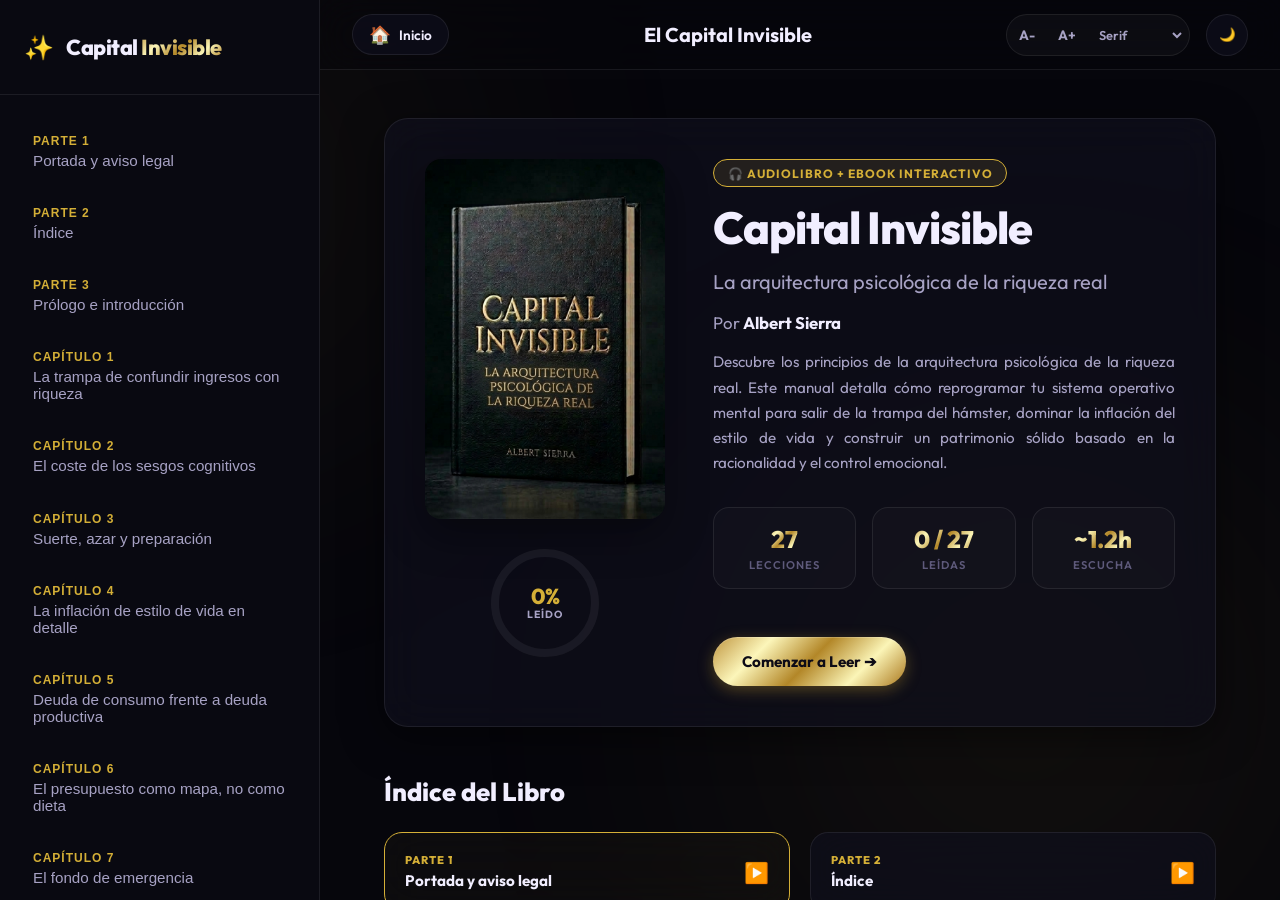
<file: index.html>
<!DOCTYPE html>
<html lang="es">
<head>
    <meta charset="UTF-8">
    <meta name="viewport" content="width=device-width, initial-scale=1.0">
    <title>Lector Inteligente - Capital Invisible</title>
    
    <!-- Google Fonts -->
    <link rel="preconnect" href="https://fonts.googleapis.com">
    <link rel="preconnect" href="https://fonts.gstatic.com" crossorigin>
    <link href="https://fonts.googleapis.com/css2?family=Outfit:wght@300;400;500;600;700;800&family=Playfair+Display:ital,wght@0,500;0,700;1,400&display=swap" rel="stylesheet">
    
    <!-- Styles -->
    <link rel="stylesheet" href="styles.css">
    <link rel="manifest" href="manifest.json">
</head>
<body class="dark-theme">
    <!-- Background glows -->
    <div class="ambient-glow bg-glow-1"></div>
    <div class="ambient-glow bg-glow-2"></div>

    <div class="app-wrapper">
        <!-- Sidebar: Chapter List -->
        <aside class="sidebar" id="sidebar">
            <div class="sidebar-header">
                <div class="logo-area">
                    <span class="logo-icon">✨</span>
                    <h2>Capital <span class="gold-text">Invisible</span></h2>
                </div>
                <button class="close-sidebar-btn" id="close-sidebar-mobile" aria-label="Cerrar menú">×</button>
            </div>
            <nav class="chapter-nav">
                <ul id="chapter-list">
                    <!-- Loaded dynamically from app.js -->
                </ul>
            </nav>
        </aside>

        <!-- Main Content Area -->
        <main class="main-content">
            <!-- Top Bar -->
            <header class="top-bar">
                <div class="top-bar-left">
                    <button class="menu-toggle-btn" id="menu-toggle" aria-label="Ver capítulos">
                        <svg viewBox="0 0 24 24" fill="none" stroke="currentColor" stroke-width="2">
                            <line x1="3" y1="12" x2="21" y2="12"></line>
                            <line x1="3" y1="6" x2="21" y2="6"></line>
                            <line x1="3" y1="18" x2="21" y2="18"></line>
                        </svg>
                    </button>
                    <button class="btn-icon-bar" id="btn-go-home" title="Ir al Inicio / Biblioteca">
                        <span class="home-icon-symbol">🏠</span>
                        <span class="btn-text-desktop">Inicio</span>
                    </button>
                </div>
                <div class="header-center">
                    <h1 id="current-chapter-title">Capital Invisible</h1>
                </div>
                <div class="top-bar-right">
                    <div class="ebook-controls" id="ebook-controls">
                        <button class="btn-font-size" id="font-decrease" title="Reducir letra">A-</button>
                        <button class="btn-font-size" id="font-increase" title="Aumentar letra">A+</button>
                        <select id="font-family-select" class="font-family-select" title="Familia de letra">
                            <option value="serif" selected>Serif</option>
                            <option value="sans-serif">Sans-Serif</option>
                        </select>
                    </div>
                    <div class="theme-switch-wrapper">
                        <button class="theme-toggle-btn" id="theme-toggle" title="Cambiar tema">
                            <span class="theme-icon-indicator" id="theme-indicator">🌙</span>
                        </button>
                    </div>
                </div>
            </header>

            <!-- Dashboard / Biblioteca View -->
            <section class="dashboard-view" id="dashboard-view">
                <div class="dashboard-container">
                    <div class="dashboard-hero">
                        <div class="book-cover-wrapper">
                            <img src="mockup-capital.jpg" alt="Portada Capital Invisible" class="book-cover-img" id="dashboard-cover">
                            <div class="progress-ring-container">
                                <svg class="progress-ring" width="120" height="120">
                                    <defs>
                                        <linearGradient id="liquid-gold-grad" x1="0%" y1="0%" x2="100%" y2="100%">
                                            <stop offset="0%" stop-color="#bf953f" />
                                            <stop offset="25%" stop-color="#fcf6ba" />
                                            <stop offset="50%" stop-color="#b38728" />
                                            <stop offset="75%" stop-color="#fbf5b7" />
                                            <stop offset="100%" stop-color="#aa771c" />
                                        </linearGradient>
                                    </defs>
                                    <circle class="progress-ring__circle-bg" stroke="rgba(255,255,255,0.06)" stroke-width="8" fill="transparent" r="50" cx="60" cy="60"/>
                                    <circle class="progress-ring__circle" id="progress-circle-bar" stroke="url(#liquid-gold-grad)" stroke-width="8" fill="transparent" r="50" cx="60" cy="60" stroke-dasharray="314.16" stroke-dashoffset="314.16"/>
                                </svg>
                                <div class="progress-ring-text">
                                    <span id="dashboard-progress-percent">0%</span>
                                    <small>Leído</small>
                                </div>
                            </div>
                        </div>
                        <div class="book-details">
                            <span class="badge">🎧 AUDIOLIBRO + EBOOK INTERACTIVO</span>
                            <h2 class="book-title">Capital Invisible</h2>
                            <p class="book-subtitle">La arquitectura psicológica de la riqueza real</p>
                            <p class="book-author">Por <strong>Albert Sierra</strong></p>
                            <p class="book-description">
                                Descubre los principios de la arquitectura psicológica de la riqueza real. Este manual detalla cómo reprogramar tu sistema operativo mental para salir de la trampa del hámster, dominar la inflación del estilo de vida y construir un patrimonio sólido basado en la racionalidad y el control emocional.
                            </p>
                            
                            <div class="dashboard-stats">
                                <div class="stat-card">
                                    <span class="stat-val" id="stat-chapters-count">27</span>
                                    <span class="stat-lbl">Lecciones</span>
                                </div>
                                <div class="stat-card">
                                    <span class="stat-val" id="stat-progress-chapters">0 / 27</span>
                                    <span class="stat-lbl">Leídas</span>
                                </div>
                                <div class="stat-card">
                                    <span class="stat-val" id="stat-listen-hours">~1.2h</span>
                                    <span class="stat-lbl">Escucha</span>
                                </div>
                            </div>

                            <div class="dashboard-actions">
                                <button class="btn-dashboard btn-primary-dash" id="btn-start-reading">
                                    Comenzar a Leer ➔
                                </button>
                                <button class="btn-dashboard btn-secondary-dash hidden" id="btn-resume-reading">
                                    Continuar Lectura
                                </button>
                                <button class="btn-dashboard btn-secondary-dash hidden" id="btn-install-pwa">
                                    📥 Descargar App
                                </button>
                            </div>
                        </div>
                    </div>
                    
                    <div class="dashboard-chapters-section">
                        <h3>Índice del Libro</h3>
                        <div class="chapters-grid" id="chapters-grid">
                            <!-- Loaded dynamically from app.js -->
                        </div>
                    </div>
                </div>
            </section>

            <!-- E-Reader Pane -->
            <article class="reader-pane hidden" id="reader-pane">
                <div class="reader-container" id="reader-container">
                    <!-- Text paragraphs loaded dynamically -->
                </div>
            </article>

            <!-- Bottom Glassmorphic Controller -->
            <footer class="player-bar hidden" id="player-bar-container">
                <div class="player-header">
                    <div class="equalizer-container" id="equalizer" style="margin-left: 0;">
                        <div class="equalizer-bar"></div>
                        <div class="equalizer-bar"></div>
                        <div class="equalizer-bar"></div>
                        <div class="equalizer-bar"></div>
                        <div class="equalizer-bar"></div>
                    </div>
                    <span class="player-track-info" id="player-track-info" style="font-size: 0.85rem; font-weight: 700; color: var(--gold-color); margin-left: 0.75rem;">Reproduciendo Audio Real</span>
                </div>

                <div class="player-progress">
                    <div class="progress-bar-bg" id="progress-bar-bg">
                        <div class="progress-bar-fill" id="progress-bar-fill"></div>
                    </div>
                    <div class="progress-labels">
                        <span id="progress-percent">0:00 / 0:00</span>
                        <span id="progress-percentage-val">0%</span>
                    </div>
                </div>

                <div class="player-controls">
                    <div class="playback-buttons">
                        <button class="player-btn btn-secondary" id="btn-prev" title="Retroceder 10s">
                            <svg viewBox="0 0 24 24" fill="none" stroke="currentColor" stroke-width="2" stroke-linecap="round" stroke-linejoin="round"><path d="M3 12a9 9 0 1 0 9-9 9.75 9.75 0 0 0-6.74 2.74L3 8"/><path d="M3 3v5h5"/></svg>
                        </button>
                        <button class="player-btn btn-primary btn-play-pause" id="btn-play-pause" title="Reproducir">
                            <svg class="play-svg" viewBox="0 0 24 24" fill="currentColor"><polygon points="5 3 19 12 5 21 5 3"></polygon></svg>
                            <svg class="pause-svg hidden" viewBox="0 0 24 24" fill="currentColor"><rect x="6" y="4" width="4" height="16"></rect><rect x="14" y="4" width="4" height="16"></rect></svg>
                        </button>
                        <button class="player-btn btn-secondary" id="btn-stop" title="Detener">
                            <svg viewBox="0 0 24 24" fill="currentColor"><rect x="4" y="4" width="16" height="16" rx="2"></rect></svg>
                        </button>
                        <button class="player-btn btn-secondary" id="btn-next" title="Adelantar 10s">
                            <svg viewBox="0 0 24 24" fill="none" stroke="currentColor" stroke-width="2" stroke-linecap="round" stroke-linejoin="round"><path d="M21 12a9 9 0 1 1-9-9 9.75 9.75 0 0 1 6.74 2.74L21 8"/><path d="M21 3v5h-5"/></svg>
                        </button>
                    </div>

                    <div class="speed-controls">
                        <label for="speed-select">Velocidad:</label>
                        <select id="speed-select" class="custom-select">
                            <option value="0.75">0.75x</option>
                            <option value="1.0" selected>1.0x</option>
                            <option value="1.2">1.2x</option>
                            <option value="1.5">1.5x</option>
                            <option value="1.8">1.8x</option>
                            <option value="2.0">2.0x</option>
                        </select>
                    </div>
                </div>
            </footer>
        </main>
    </div>

    <!-- Hidden native audio element -->
    <audio id="audio-element"></audio>

    <!-- Scripts -->
    <script src="app.js"></script>

<script>
  if ('serviceWorker' in navigator) {
    window.addEventListener('load', () => {
      navigator.serviceWorker.register('./sw.js')
        .then(reg => console.log('Service Worker registered', reg))
        .catch(err => console.error('Service Worker registration failed', err));
    });
  }

  // PWA Install Prompt Logic
  let deferredPrompt;
  const btnInstallPwa = document.getElementById('btn-install-pwa');
  const iosModal = document.getElementById('ios-install-modal');
  const iosCloseBtn = document.getElementById('ios-modal-close-btn');

  function isStandalone() {
    return window.navigator.standalone || window.matchMedia('(display-mode: standalone)').matches;
  }

  function isIOS() {
    return /iPad|iPhone|iPod/.test(navigator.userAgent) && !window.MSStream;
  }

  function initInstallButton() {
    if (isStandalone()) {
      return;
    }

    if (isIOS()) {
      btnInstallPwa.classList.remove('hidden');
      
      btnInstallPwa.addEventListener('click', () => {
        iosModal.style.display = 'flex';
        setTimeout(() => iosModal.classList.add('open'), 10);
      });
      
      iosCloseBtn.addEventListener('click', () => {
        iosModal.classList.remove('open');
        setTimeout(() => iosModal.style.display = 'none', 300);
      });
      
      iosModal.addEventListener('click', (e) => {
        if (e.target === iosModal) {
          iosModal.classList.remove('open');
          setTimeout(() => iosModal.style.display = 'none', 300);
        }
      });
      return;
    }

    window.addEventListener('beforeinstallprompt', (e) => {
      e.preventDefault();
      deferredPrompt = e;
      btnInstallPwa.classList.remove('hidden');

      btnInstallPwa.addEventListener('click', () => {
        btnInstallPwa.classList.add('hidden');
        deferredPrompt.prompt();
        deferredPrompt.userChoice.then((choiceResult) => {
          if (choiceResult.outcome === 'accepted') {
            console.log('User accepted install prompt');
          } else {
            console.log('User dismissed install prompt');
            btnInstallPwa.classList.remove('hidden');
          }
          deferredPrompt = null;
        });
      });
    });

    window.addEventListener('appinstalled', (evt) => {
      console.log('PWA was installed');
      btnInstallPwa.classList.add('hidden');
    });
  }

  initInstallButton();
</script>

<!-- iOS Install Modal Overlay -->
<div id="ios-install-modal" class="ios-modal-overlay">
    <div class="ios-modal-container">
        <button class="ios-modal-close" id="ios-modal-close-btn">&times;</button>
        <div class="ios-modal-title">Cómo Descargar la App en tu iPhone/iPad</div>
        <p class="ios-modal-text">Para instalar esta aplicación en tu dispositivo de forma nativa:</p>
        <ol class="ios-modal-steps">
            <li>Pulsa el botón de <b>Compartir</b> <span style="font-size: 1.25rem;">📤</span> (en la barra inferior de Safari).</li>
            <li>Selecciona la opción <b>'Añadir a la pantalla de inicio'</b> <span style="font-size: 1.25rem;">➕</span> en el menú.</li>
            <li>¡Listo! Aparecerá en tu pantalla de inicio como una aplicación más.</li>
        </ol>
    </div>
</div>
  <!-- Cloudflare Web Analytics -->
  <!-- Cloudflare Web Analytics: pendiente de token real (placeholder eliminado, no medía nada) -->
  <!-- End Cloudflare Web Analytics -->
</body>
</html>
</file>
<file: styles.css>
/* ==========================================================================
   DESIGN SYSTEM & CONSTANTS
   ========================================================================== */
:root {
    /* Fonts */
    --font-ui: 'Outfit', -apple-system, BlinkMacSystemFont, 'Segoe UI', Roboto, sans-serif;
    --font-serif: 'Georgia', 'Playfair Display', serif;

    /* Dark Mode Theme (Default) */
    /* Dark Mode Theme (Default) */
    --bg-main: #06060c;
    --bg-surface: rgba(16, 16, 30, 0.65);
    --player-bar-bg: rgba(16, 16, 30, 0.1);
    --bg-sidebar: rgba(10, 10, 18, 0.95);
    --border-color: rgba(255, 255, 255, 0.08);
    
    --text-primary: #f1eeff;
    --text-secondary: #a7a2c4;
    --text-muted: #5e5a7b;
    
    --primary-color: #D4AF37;
    --primary-glow: rgba(212, 175, 55, 0.4);
    --gold-color: #D4AF37;
    --gold-glow: rgba(212, 175, 55, 0.35);
    --liquid-gold: linear-gradient(135deg, #bf953f 0%, #fcf6ba 25%, #b38728 50%, #fbf5b7 75%, #aa771c 100%);
    
    --glass-blur: blur(20px);
    --glass-shadow: 0 10px 40px rgba(0, 0, 0, 0.5);
    --sentence-highlight-bg: rgba(212, 175, 55, 0.15);
    --sentence-highlight-border: #D4AF37;
    
    --transition-smooth: all 0.3s cubic-bezier(0.25, 0.8, 0.25, 1);
    --transition-quick: all 0.15s ease;
}

/* Light Mode Theme overrides */
.light-theme {
    --bg-main: #f5f5fa;
    --bg-surface: rgba(255, 255, 255, 0.8);
    --player-bar-bg: rgba(255, 255, 255, 0.12);
    --bg-sidebar: rgba(240, 240, 248, 0.95);
    --border-color: rgba(0, 0, 0, 0.08);
    
    --text-primary: #12101e;
    --text-secondary: #5a5475;
    --text-muted: #9590b2;
    
    --primary-color: #b38f2e;
    --primary-glow: rgba(179, 143, 46, 0.25);
    --gold-color: #b38f2e;
    --gold-glow: rgba(179, 143, 46, 0.25);
    
    --glass-shadow: 0 10px 30px rgba(179, 143, 46, 0.06);
    --sentence-highlight-bg: rgba(179, 143, 46, 0.12);
    --sentence-highlight-border: #b38f2e;
}

/* Sepia Theme overrides */
.sepia-theme {
    --bg-main: #f4ecd8;
    --bg-surface: rgba(253, 251, 245, 0.82);
    --player-bar-bg: rgba(253, 251, 245, 0.12);
    --bg-sidebar: rgba(240, 230, 210, 0.95);
    --border-color: rgba(90, 70, 50, 0.1);
    
    --text-primary: #3d2f1f;
    --text-secondary: #6e5c4a;
    --text-muted: #a39281;
    
    --primary-color: #a08030;
    --primary-glow: rgba(160, 128, 48, 0.2);
    --gold-color: #a08030;
    --gold-glow: rgba(160, 128, 48, 0.2);
    
    --glass-shadow: 0 10px 35px rgba(90, 70, 50, 0.05);
    --sentence-highlight-bg: rgba(160, 128, 48, 0.14);
    --sentence-highlight-border: #a08030;
}

/* ==========================================================================
   RESET & SETUP
   ========================================================================== */
* {
    margin: 0;
    padding: 0;
    box-sizing: border-box;
}

body {
    font-family: var(--font-ui);
    background-color: var(--bg-main);
    color: var(--text-primary);
    min-height: 100vh;
    overflow: hidden;
    transition: background-color 0.4s ease, color 0.4s ease;
}

/* Ambient Glowing Circles */
.ambient-glow {
    position: fixed;
    border-radius: 50%;
    filter: blur(150px);
    z-index: -1;
    pointer-events: none;
    opacity: 0.12;
    transition: opacity 0.5s ease;
}

.bg-glow-1 {
    width: 50vw;
    height: 50vw;
    top: -10vw;
    left: -10vw;
    background: radial-gradient(circle, var(--primary-color) 0%, transparent 70%);
}

.bg-glow-2 {
    width: 60vw;
    height: 60vw;
    bottom: -15vw;
    right: -10vw;
    background: radial-gradient(circle, var(--gold-color) 0%, transparent 70%);
}

/* ==========================================================================
   LAYOUT STRUCTURE
   ========================================================================== */
.app-wrapper {
    display: flex;
    height: 100vh;
    width: 100vw;
}

/* Sidebar */
.sidebar {
    width: 320px;
    height: 100%;
    background-color: var(--bg-sidebar);
    border-right: 1px solid var(--border-color);
    display: flex;
    flex-direction: column;
    z-index: 10;
    transition: var(--transition-smooth);
}

.sidebar-header {
    padding: 2rem 1.5rem;
    border-bottom: 1px solid var(--border-color);
    display: flex;
    justify-content: space-between;
    align-items: center;
}

.logo-area {
    display: flex;
    align-items: center;
    gap: 0.75rem;
}

.logo-icon {
    font-size: 1.5rem;
}

.logo-area h2 {
    font-size: 1.35rem;
    font-weight: 800;
    letter-spacing: -0.5px;
}

.gold-text {
    background: var(--liquid-gold);
    -webkit-background-clip: text;
    -webkit-text-fill-color: transparent;
    display: inline-block;
}

.close-sidebar-btn {
    display: none;
    background: none;
    border: none;
    color: var(--text-primary);
    font-size: 2rem;
    cursor: pointer;
}

/* Chapter List navigation */
.chapter-nav {
    flex: 1;
    overflow-y: auto;
    padding: 1.5rem 1rem;
}

.chapter-nav::-webkit-scrollbar {
    width: 5px;
}
.chapter-nav::-webkit-scrollbar-thumb {
    background-color: var(--border-color);
    border-radius: 4px;
}

.chapter-nav ul {
    list-style: none;
    display: flex;
    flex-direction: column;
    gap: 0.5rem;
}

.chapter-item-btn {
    width: 100%;
    text-align: left;
    background: none;
    border: 1px solid transparent;
    padding: 0.85rem 1rem;
    border-radius: 12px;
    color: var(--text-secondary);
    font-weight: 500;
    font-size: 0.95rem;
    cursor: pointer;
    transition: var(--transition-smooth);
    display: flex;
    flex-direction: column;
    gap: 0.25rem;
}

.chapter-item-btn:hover {
    background-color: rgba(255, 255, 255, 0.03);
    color: var(--text-primary);
}

.chapter-item-btn.active {
    background-color: var(--bg-surface);
    border-color: var(--border-color);
    color: var(--text-primary);
    box-shadow: var(--glass-shadow);
    border-left: 3px solid var(--gold-color);
}

.chapter-item-num {
    font-size: 0.75rem;
    text-transform: uppercase;
    letter-spacing: 1px;
    color: var(--gold-color);
    font-weight: 700;
}

.chapter-item-name {
    font-size: 0.95rem;
}

/* Main Content Area */
.main-content {
    flex: 1;
    height: 100%;
    display: flex;
    flex-direction: column;
    position: relative;
    overflow: hidden;
}

/* Top Bar */
.top-bar {
    height: 70px;
    border-bottom: 1px solid var(--border-color);
    display: flex;
    align-items: center;
    justify-content: space-between;
    padding: 0 2rem;
    background-color: rgba(6, 6, 12, 0.4);
    backdrop-filter: var(--glass-blur);
    z-index: 5;
}

.menu-toggle-btn {
    display: none;
    background: none;
    border: none;
    color: var(--text-primary);
    cursor: pointer;
    width: 40px;
    height: 40px;
    align-items: center;
    justify-content: center;
    border-radius: 50%;
    transition: var(--transition-quick);
}

.menu-toggle-btn:hover {
    background-color: var(--border-color);
}

.menu-toggle-btn svg {
    width: 24px;
    height: 24px;
}

.header-center {
    flex: 1;
    min-width: 0;
    overflow: hidden;
    text-align: center;
    padding: 0 0.75rem;
}

.header-center h1 {
    font-size: 1.25rem;
    font-weight: 700;
    color: var(--text-primary);
    white-space: nowrap;
    overflow: hidden;
    text-overflow: ellipsis;
}

.theme-toggle-btn {
    background: var(--bg-surface);
    border: 1px solid var(--border-color);
    width: 42px;
    height: 42px;
    border-radius: 50%;
    cursor: pointer;
    display: flex;
    align-items: center;
    justify-content: center;
    color: var(--text-primary);
    transition: var(--transition-smooth);
}

.theme-toggle-btn:hover {
    border-color: var(--gold-color);
    transform: scale(1.05);
}

.theme-toggle-btn .sun-icon { display: none; }
.theme-toggle-btn .moon-icon { display: block; }
.light-theme .theme-toggle-btn .sun-icon { display: block; }
.light-theme .theme-toggle-btn .moon-icon { display: none; }

/* ==========================================================================
   READER PANE (Georgia typography)
   ========================================================================== */
.reader-pane {
    flex: 1;
    overflow-y: auto;
    padding: 3rem 4rem 10rem 4rem;
    display: flex;
    justify-content: center;
    scroll-behavior: smooth;
}

.reader-pane::-webkit-scrollbar {
    width: 8px;
}
.reader-pane::-webkit-scrollbar-thumb {
    background-color: var(--border-color);
    border-radius: 4px;
}

.reader-container {
    max-width: 700px;
    width: 100%;
    font-family: var(--font-serif);
    line-height: 1.85;
    font-size: 1.35rem;
}

/* Headings in E-reader */
.reader-container h3 {
    font-family: var(--font-ui);
    font-size: 2.2rem;
    font-weight: 800;
    color: var(--text-primary);
    text-align: center;
    margin-top: 3rem;
    margin-bottom: 1.5rem;
    line-height: 1.3;
}

.reader-container h4 {
    font-family: var(--font-ui);
    font-size: 1.5rem;
    font-weight: 700;
    color: var(--gold-color);
    margin-top: 2.5rem;
    margin-bottom: 1rem;
    border-left: 3px solid var(--gold-color);
    padding-left: 1rem;
}

.reader-container hr {
    border: none;
    height: 1px;
    background-color: var(--border-color);
    margin: 3rem 0;
    position: relative;
}

.reader-container p {
    margin-bottom: 1.75rem;
    text-align: justify;
    color: var(--text-secondary);
    transition: var(--transition-smooth);
}

/* Sentence element styling */
.sentence {
    position: relative;
    border-radius: 4px;
    padding: 0 4px;
    cursor: pointer;
    transition: var(--transition-quick);
}

.sentence:hover {
    background-color: rgba(255, 255, 255, 0.05);
    color: var(--text-primary);
}

.light-theme .sentence:hover {
    background-color: rgba(0, 0, 0, 0.04);
}

/* Speech Synthesis Active Sentence Highlights */
.sentence.active-sentence {
    background-color: var(--sentence-highlight-bg);
    border-bottom: 2px solid var(--sentence-highlight-border);
    color: var(--text-primary);
    font-weight: 500;
    box-shadow: 0 4px 12px rgba(0, 0, 0, 0.15);
}

.main-content:has(.active-sentence) .sentence:not(.active-sentence) {
    opacity: 0.45;
}

/* ==========================================================================
   GLASSMORPHIC PLAYER BAR
   ========================================================================== */
.player-bar {
    position: absolute;
    bottom: 2rem;
    left: 2rem;
    right: 2rem;
    background-color: var(--player-bar-bg);
    backdrop-filter: var(--glass-blur);
    border: 1px solid var(--border-color);
    border-radius: 24px;
    padding: 1.5rem 2rem;
    box-shadow: var(--glass-shadow);
    display: flex;
    flex-direction: column;
    gap: 1.25rem;
    z-index: 6;
    transition: var(--transition-smooth);
}

.player-header {
    display: flex;
    justify-content: center;
    margin-bottom: 0.25rem;
}

.mode-selector {
    display: inline-flex;
    background-color: rgba(255, 255, 255, 0.04);
    padding: 0.25rem;
    border-radius: 100px;
    border: 1px solid var(--border-color);
}

.light-theme .mode-selector {
    background-color: rgba(0, 0, 0, 0.03);
}

.mode-btn {
    background: none;
    border: none;
    padding: 0.4rem 1.2rem;
    font-weight: 700;
    color: var(--text-secondary);
    border-radius: 100px;
    cursor: pointer;
    font-size: 0.8rem;
    transition: var(--transition-quick);
    font-family: var(--font-ui);
}

.mode-btn:hover {
    color: var(--text-primary);
}

.mode-btn.active {
    background-color: var(--gold-color);
    color: #0d0b16;
    box-shadow: 0 2px 8px var(--gold-glow);
}

/* Progress bar inside controller */
.player-progress {
    display: flex;
    flex-direction: column;
    gap: 0.5rem;
}

.progress-bar-bg {
    height: 6px;
    background-color: rgba(255, 255, 255, 0.08);
    border-radius: 100px;
    overflow: hidden;
    cursor: pointer;
    position: relative;
}

.light-theme .progress-bar-bg {
    background-color: rgba(0, 0, 0, 0.08);
}

.progress-bar-fill {
    height: 100%;
    width: 0%;
    background: var(--liquid-gold);
    border-radius: 100px;
    transition: width 0.15s ease;
}

.progress-labels {
    display: flex;
    justify-content: space-between;
    font-size: 0.8rem;
    font-weight: 600;
    color: var(--text-secondary);
}

/* Controller layouts */
.player-controls {
    display: flex;
    justify-content: space-between;
    align-items: center;
    gap: 2rem;
}

.voice-controls, .speed-controls {
    display: flex;
    align-items: center;
    gap: 0.75rem;
    font-size: 0.85rem;
    font-weight: 700;
    color: var(--text-secondary);
}

/* Custom Dropdown selects */
.custom-select {
    background-color: rgba(255, 255, 255, 0.05);
    border: 1px solid var(--border-color);
    color: var(--text-primary);
    padding: 0.6rem 1rem;
    border-radius: 100px;
    font-family: var(--font-ui);
    font-weight: 600;
    cursor: pointer;
    outline: none;
    transition: var(--transition-smooth);
}

.light-theme .custom-select {
    background-color: rgba(0, 0, 0, 0.03);
}

.custom-select:hover, .custom-select:focus {
    border-color: var(--gold-color);
    background-color: rgba(255, 255, 255, 0.08);
}

#voice-select {
    max-width: 260px;
}

/* Buttons in Playback Controls */
.playback-buttons {
    display: flex;
    align-items: center;
    gap: 1.25rem;
}

.player-btn {
    border: none;
    border-radius: 50%;
    cursor: pointer;
    display: flex;
    align-items: center;
    justify-content: center;
    transition: var(--transition-smooth);
}

.btn-primary {
    width: 60px;
    height: 60px;
    background: var(--liquid-gold) !important;
    color: #0d0b16 !important;
    box-shadow: 0 4px 15px rgba(179, 143, 46, 0.4), inset 0 1px 0 rgba(255, 255, 255, 0.2);
}

.btn-primary:hover {
    transform: scale(1.08);
    box-shadow: 0 6px 20px rgba(179, 143, 46, 0.6), inset 0 1px 0 rgba(255, 255, 255, 0.3);
}

.btn-secondary {
    width: 44px;
    height: 44px;
    background-color: rgba(255, 255, 255, 0.05);
    border: 1px solid var(--border-color);
    color: var(--text-primary);
}

.light-theme .btn-secondary {
    background-color: rgba(0, 0, 0, 0.03);
}

.btn-secondary:hover {
    border-color: var(--gold-color);
    color: var(--gold-color);
    transform: translateY(-2px);
}

.player-btn svg {
    width: 18px;
    height: 18px;
}

.btn-primary svg {
    width: 22px;
    height: 22px;
}

.hidden {
    display: none !important;
}

/* ==========================================================================
   RESPONSIVE DESIGN (Adaptive styling)
   ========================================================================== */
@media (max-width: 992px) {
    .sidebar {
        position: fixed;
        left: -320px;
        top: 0;
        bottom: 0;
        box-shadow: 10px 0 30px rgba(0, 0, 0, 0.4);
    }
    
    .sidebar.open {
        left: 0;
    }
    
    .close-sidebar-btn {
        display: block;
    }
    
    .menu-toggle-btn {
        display: flex;
    }
}

@media (max-width: 768px) {
    .reader-pane {
        padding: 2rem 1.5rem 12rem 1.5rem;
    }
    
    .reader-container h3 {
        font-size: 1.8rem;
    }
    
    .reader-container {
        font-size: 1.2rem;
    }
    
    .player-bar {
        left: 1rem;
        right: 1rem;
        bottom: 1rem;
        padding: 1rem;
        gap: 1rem;
        border-radius: 20px;
    }
    
    .player-controls {
        flex-direction: column;
        gap: 1rem;
    }
    
    .voice-controls, .speed-controls {
        width: 100%;
        justify-content: space-between;
    }
    
    #voice-select {
        max-width: 100%;
        flex: 1;
    }
    
    .playback-buttons {
        order: -1;
        width: 100%;
        justify-content: center;
    }
}

/* ==========================================================================
   TOP BAR EXTENSIONS & EBOOK CONTROLS
   ========================================================================== */
.top-bar-left {
    display: flex;
    align-items: center;
    gap: 1rem;
}

.btn-icon-bar {
    background: var(--bg-surface);
    border: 1px solid var(--border-color);
    padding: 0.5rem 1rem;
    border-radius: 100px;
    font-family: var(--font-ui);
    font-weight: 600;
    font-size: 0.85rem;
    color: var(--text-primary);
    cursor: pointer;
    display: flex;
    align-items: center;
    gap: 0.5rem;
    transition: var(--transition-smooth);
}

.btn-icon-bar:hover {
    border-color: var(--gold-color);
    transform: translateY(-1px);
}

.home-icon-symbol {
    font-size: 1.1rem;
}

.top-bar-right {
    display: flex;
    align-items: center;
    gap: 1rem;
}

.ebook-controls {
    display: flex;
    align-items: center;
    gap: 0.5rem;
    background: rgba(0, 0, 0, 0.03);
    padding: 0.25rem;
    border-radius: 100px;
    border: 1px solid var(--border-color);
}

.dark-theme .ebook-controls {
    background: rgba(255, 255, 255, 0.03);
}

.btn-font-size {
    background: none;
    border: none;
    color: var(--text-secondary);
    width: 32px;
    height: 32px;
    border-radius: 50%;
    font-family: var(--font-ui);
    font-weight: 700;
    font-size: 0.85rem;
    cursor: pointer;
    transition: var(--transition-quick);
    display: flex;
    align-items: center;
    justify-content: center;
}

.btn-font-size:hover {
    background: rgba(255, 255, 255, 0.05);
    color: var(--text-primary);
}

.light-theme .btn-font-size:hover {
    background: rgba(0, 0, 0, 0.05);
}

.font-family-select {
    background: none;
    border: none;
    color: var(--text-secondary);
    font-family: var(--font-ui);
    font-weight: 600;
    font-size: 0.8rem;
    padding: 0 0.5rem 0 0.25rem;
    outline: none;
    cursor: pointer;
}

.font-family-select option {
    background-color: var(--bg-main);
    color: var(--text-primary);
}

/* ==========================================================================
   DASHBOARD VIEW
   ========================================================================== */
.dashboard-view {
    flex: 1;
    overflow-y: auto;
    padding: 3rem 4rem 10rem 4rem;
    display: flex;
    justify-content: center;
    scroll-behavior: smooth;
}

.dashboard-view::-webkit-scrollbar {
    width: 8px;
}
.dashboard-view::-webkit-scrollbar-thumb {
    background-color: var(--border-color);
    border-radius: 4px;
}

.dashboard-container {
    max-width: 1000px;
    width: 100%;
    display: flex;
    flex-direction: column;
    gap: 3rem;
}

.dashboard-hero {
    display: grid;
    grid-template-columns: 240px 1fr;
    gap: 3rem;
    background-color: var(--bg-surface);
    border: 1px solid var(--border-color);
    border-radius: 24px;
    padding: 2.5rem;
    box-shadow: var(--glass-shadow);
    backdrop-filter: var(--glass-blur);
    align-items: start;
}

.book-cover-wrapper {
    display: flex;
    flex-direction: column;
    align-items: center;
    gap: 1.5rem;
    position: relative;
}

.book-cover-img {
    width: 100%;
    aspect-ratio: 2/3;
    border-radius: 16px;
    object-fit: cover;
    box-shadow: 0 15px 40px rgba(0, 0, 0, 0.4);
    transition: var(--transition-smooth);
}

.book-cover-img:hover {
    transform: translateY(-5px) scale(1.02);
    box-shadow: 0 20px 45px rgba(138, 75, 243, 0.25);
}

.progress-ring-container {
    position: relative;
    display: flex;
    align-items: center;
    justify-content: center;
    width: 120px;
    height: 120px;
}

.progress-ring {
    transform: rotate(-90deg);
}

.progress-ring__circle {
    transition: stroke-dashoffset 0.35s;
    transform-origin: 50% 50%;
}

.progress-ring-text {
    position: absolute;
    display: flex;
    flex-direction: column;
    align-items: center;
    justify-content: center;
    line-height: 1.1;
}

.progress-ring-text span {
    font-size: 1.35rem;
    font-weight: 800;
    color: var(--gold-color);
}

.progress-ring-text small {
    font-size: 0.65rem;
    text-transform: uppercase;
    letter-spacing: 1px;
    color: var(--text-secondary);
    font-weight: 700;
}

.book-details {
    display: flex;
    flex-direction: column;
    gap: 1rem;
}

.badge {
    align-self: start;
    background-color: rgba(201, 168, 76, 0.12);
    border: 1px solid var(--gold-color);
    color: var(--gold-color);
    padding: 0.35rem 0.85rem;
    border-radius: 100px;
    font-size: 0.75rem;
    font-weight: 700;
    letter-spacing: 1px;
}

.book-title {
    font-size: 2.8rem;
    font-weight: 800;
    letter-spacing: -1px;
    line-height: 1.1;
    color: var(--text-primary);
}

.book-subtitle {
    font-size: 1.25rem;
    line-height: 1.4;
    color: var(--text-secondary);
}

.book-author {
    font-size: 1.05rem;
    color: var(--text-secondary);
}

.book-author strong {
    color: var(--text-primary);
}

.book-description {
    font-size: 0.95rem;
    line-height: 1.65;
    color: var(--text-secondary);
    text-align: justify;
}

.dashboard-stats {
    display: flex;
    gap: 1rem;
    margin: 1rem 0;
}

.stat-card {
    flex: 1;
    background-color: rgba(255, 255, 255, 0.02);
    border: 1px solid var(--border-color);
    border-radius: 16px;
    padding: 1rem;
    display: flex;
    flex-direction: column;
    align-items: center;
    gap: 0.25rem;
}

.light-theme .stat-card {
    background-color: rgba(0, 0, 0, 0.01);
}

.stat-val {
    font-size: 1.5rem;
    font-weight: 800;
    background: var(--liquid-gold);
    -webkit-background-clip: text;
    -webkit-text-fill-color: transparent;
    display: inline-block;
}

.stat-lbl {
    font-size: 0.7rem;
    text-transform: uppercase;
    letter-spacing: 1px;
    color: var(--text-muted);
    font-weight: 600;
}

.dashboard-actions {
    display: flex;
    gap: 1rem;
    margin-top: 1rem;
}

.btn-dashboard {
    padding: 0.95rem 1.8rem;
    border-radius: 100px;
    font-family: var(--font-ui);
    font-weight: 700;
    font-size: 0.95rem;
    cursor: pointer;
    transition: var(--transition-smooth);
    border: 1px solid transparent;
}

.btn-primary-dash {
    background: var(--liquid-gold) !important;
    color: #0d0b16 !important;
    box-shadow: 0 4px 15px rgba(179, 143, 46, 0.4), inset 0 1px 0 rgba(255, 255, 255, 0.2);
    border: none;
}

.btn-primary-dash:hover {
    transform: scale(1.03);
    box-shadow: 0 6px 20px rgba(179, 143, 46, 0.6), inset 0 1px 0 rgba(255, 255, 255, 0.3);
}

.btn-secondary-dash {
    background-color: rgba(255, 255, 255, 0.04);
    border-color: var(--border-color);
    color: var(--text-primary);
}

.light-theme .btn-secondary-dash {
    background-color: rgba(0, 0, 0, 0.02);
}

.btn-secondary-dash:hover {
    border-color: var(--gold-color);
    background-color: rgba(255, 255, 255, 0.08);
}

.dashboard-chapters-section h3 {
    font-size: 1.6rem;
    font-weight: 800;
    margin-bottom: 1.5rem;
    color: var(--text-primary);
}

.chapters-grid {
    display: grid;
    grid-template-columns: repeat(auto-fill, minmax(280px, 1fr));
    gap: 1.25rem;
}

.chapter-card {
    background-color: var(--bg-surface);
    border: 1px solid var(--border-color);
    border-radius: 18px;
    padding: 1.25rem;
    cursor: pointer;
    transition: var(--transition-smooth);
    display: flex;
    justify-content: space-between;
    align-items: center;
    backdrop-filter: var(--glass-blur);
}

.chapter-card:hover {
    transform: translateY(-3px);
    border-color: var(--gold-color);
    box-shadow: var(--glass-shadow);
}

.chapter-card.active-card {
    border-color: var(--gold-color);
    background-color: rgba(201, 168, 76, 0.04);
}

.chapter-card-info {
    display: flex;
    flex-direction: column;
    gap: 0.25rem;
}

.chapter-card-num {
    font-size: 0.7rem;
    font-weight: 800;
    text-transform: uppercase;
    letter-spacing: 1px;
    color: var(--gold-color);
}

.chapter-card-name {
    font-size: 0.95rem;
    font-weight: 700;
    color: var(--text-primary);
    line-height: 1.3;
}

.chapter-card-status {
    font-size: 1.25rem;
    color: var(--text-muted);
    transition: var(--transition-quick);
}

.chapter-card:hover .chapter-card-status {
    color: var(--gold-color);
    transform: scale(1.1);
}

.chapter-card.completed .chapter-card-status {
    color: #2e7d32;
}

/* ==========================================================================
   EQUALIZER ANIMATION
   ========================================================================== */
.equalizer-container {
    display: flex;
    align-items: flex-end;
    gap: 3px;
    height: 18px;
    margin-left: 1.5rem;
    opacity: 0;
    transition: opacity 0.3s ease;
}

.equalizer-container.playing {
    opacity: 1;
}

.equalizer-bar {
    width: 3px;
    background-color: var(--gold-color);
    height: 3px;
    border-radius: 3px;
}

.equalizer-container.playing .equalizer-bar {
    animation: eq-bounce 1s ease-in-out infinite alternate;
}

.equalizer-container.playing .equalizer-bar:nth-child(1) { animation-duration: 0.8s; animation-delay: 0.1s; }
.equalizer-container.playing .equalizer-bar:nth-child(2) { animation-duration: 1.1s; animation-delay: 0.3s; }
.equalizer-container.playing .equalizer-bar:nth-child(3) { animation-duration: 0.7s; animation-delay: 0.0s; }
.equalizer-container.playing .equalizer-bar:nth-child(4) { animation-duration: 0.9s; animation-delay: 0.4s; }
.equalizer-container.playing .equalizer-bar:nth-child(5) { animation-duration: 1.2s; animation-delay: 0.2s; }

@keyframes eq-bounce {
    0% { height: 3px; }
    100% { height: 18px; }
}

/* ==========================================================================
   SANS-SERIF FONT CLASS
   ========================================================================== */
.reader-container.sans-serif-font {
    font-family: var(--font-ui) !important;
    font-size: 1.25rem !important;
    line-height: 1.75 !important;
}

.reader-container.sans-serif-font p {
    text-align: left !important;
}

/* ==========================================================================
   RESPONSIVE DESIGN OVERRIDES
   ========================================================================== */
@media (max-width: 992px) {
    .btn-text-desktop {
        display: none;
    }
    .btn-icon-bar {
        padding: 0.5rem;
        border-radius: 50%;
        width: 42px;
        height: 42px;
        justify-content: center;
    }
}

@media (max-width: 768px) {
    .dashboard-view {
        padding: 2rem 1.25rem 12rem 1.25rem;
    }
    
    .dashboard-hero {
        grid-template-columns: 1fr;
        gap: 2rem;
        padding: 1.5rem;
        border-radius: 20px;
    }
    
    .book-cover-wrapper {
        max-width: 180px;
        margin: 0 auto;
    }
    
    .book-title {
        font-size: 2rem;
    }
    
    .dashboard-actions {
        flex-direction: column;
    }
    
    .btn-dashboard {
        width: 100%;
        text-align: center;
    }
    
    .chapters-grid {
        grid-template-columns: 1fr;
    }
    
    .top-bar {
        padding: 0 0.75rem;
    }

    .header-center h1 {
        font-size: 0.95rem;
    }

    .top-bar-right {
        gap: 0.5rem;
    }

    .ebook-controls {
        gap: 0.25rem;
    }
    
    .font-family-select {
        display: none; /* Hide font selector on very small screens to save space */
    }
}

/* iOS PWA Install Modal Styles */
.ios-modal-overlay {
    position: fixed;
    top: 0;
    left: 0;
    width: 100%;
    height: 100%;
    background-color: rgba(6, 6, 8, 0.85);
    display: none;
    justify-content: center;
    align-items: center;
    z-index: 10000;
    backdrop-filter: blur(8px);
    opacity: 0;
    transition: opacity 0.3s ease;
}

.ios-modal-overlay.open {
    display: flex;
    opacity: 1;
}

.ios-modal-container {
    background: rgba(18, 18, 22, 0.95);
    border: 1px solid var(--gold-color);
    border-radius: 20px;
    padding: 2.5rem 2rem;
    max-width: 420px;
    width: 90%;
    position: relative;
    box-shadow: 0 15px 35px rgba(0, 0, 0, 0.5);
    text-align: left;
    font-family: var(--font-ui);
    color: var(--text-primary);
}

.ios-modal-close {
    position: absolute;
    top: 1rem;
    right: 1rem;
    background: none;
    border: none;
    font-size: 1.75rem;
    color: var(--text-muted);
    cursor: pointer;
    line-height: 1;
    transition: var(--transition-quick);
}

.ios-modal-close:hover {
    color: var(--gold-color);
}

.ios-modal-title {
    font-size: 1.25rem;
    font-weight: 800;
    color: var(--gold-color);
    margin-bottom: 1rem;
    letter-spacing: -0.5px;
    line-height: 1.3;
}

.ios-modal-text {
    font-size: 0.95rem;
    color: var(--text-secondary);
    margin-bottom: 1.25rem;
    line-height: 1.5;
}

.ios-modal-steps {
    padding-left: 1.25rem;
    margin: 0;
    display: flex;
    flex-direction: column;
    gap: 0.75rem;
}

.ios-modal-steps li {
    font-size: 0.95rem;
    line-height: 1.5;
    color: var(--text-secondary);
}

.ios-modal-steps b {
    color: var(--text-primary);
}
</file>
